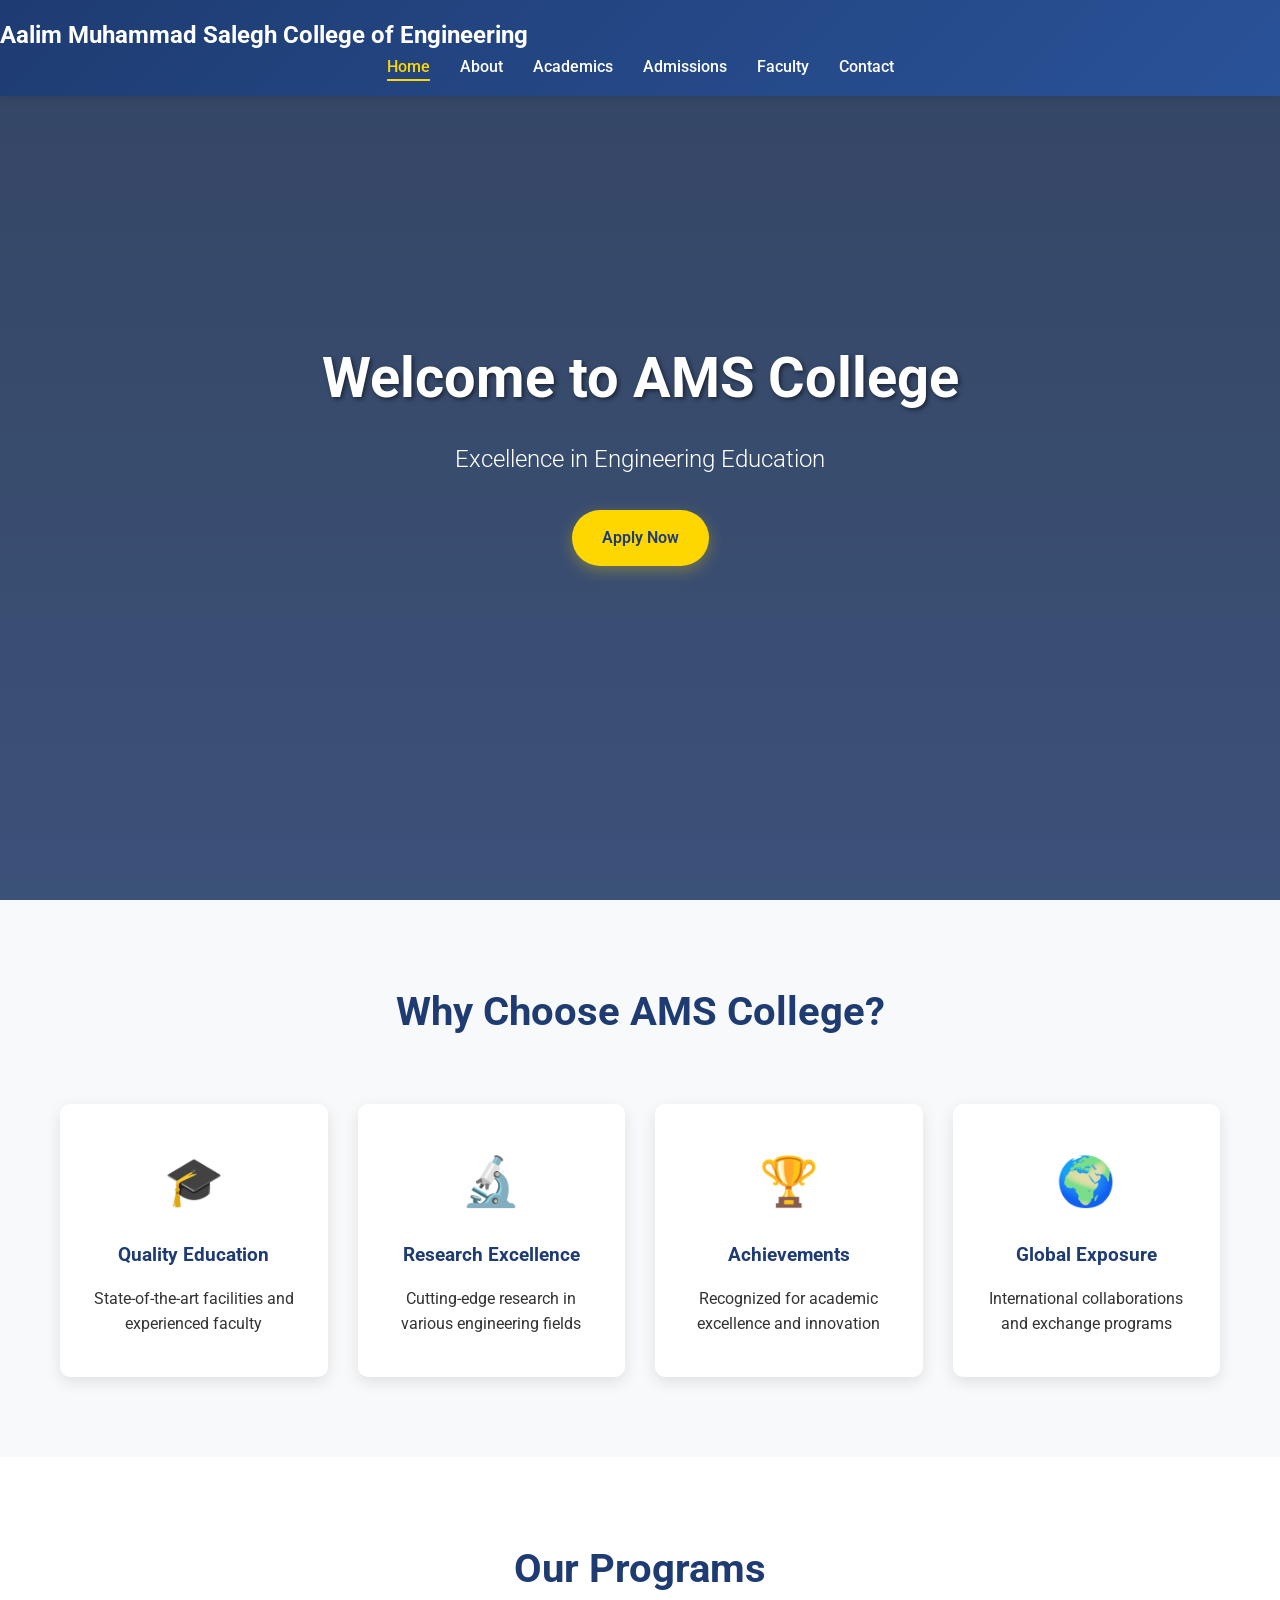
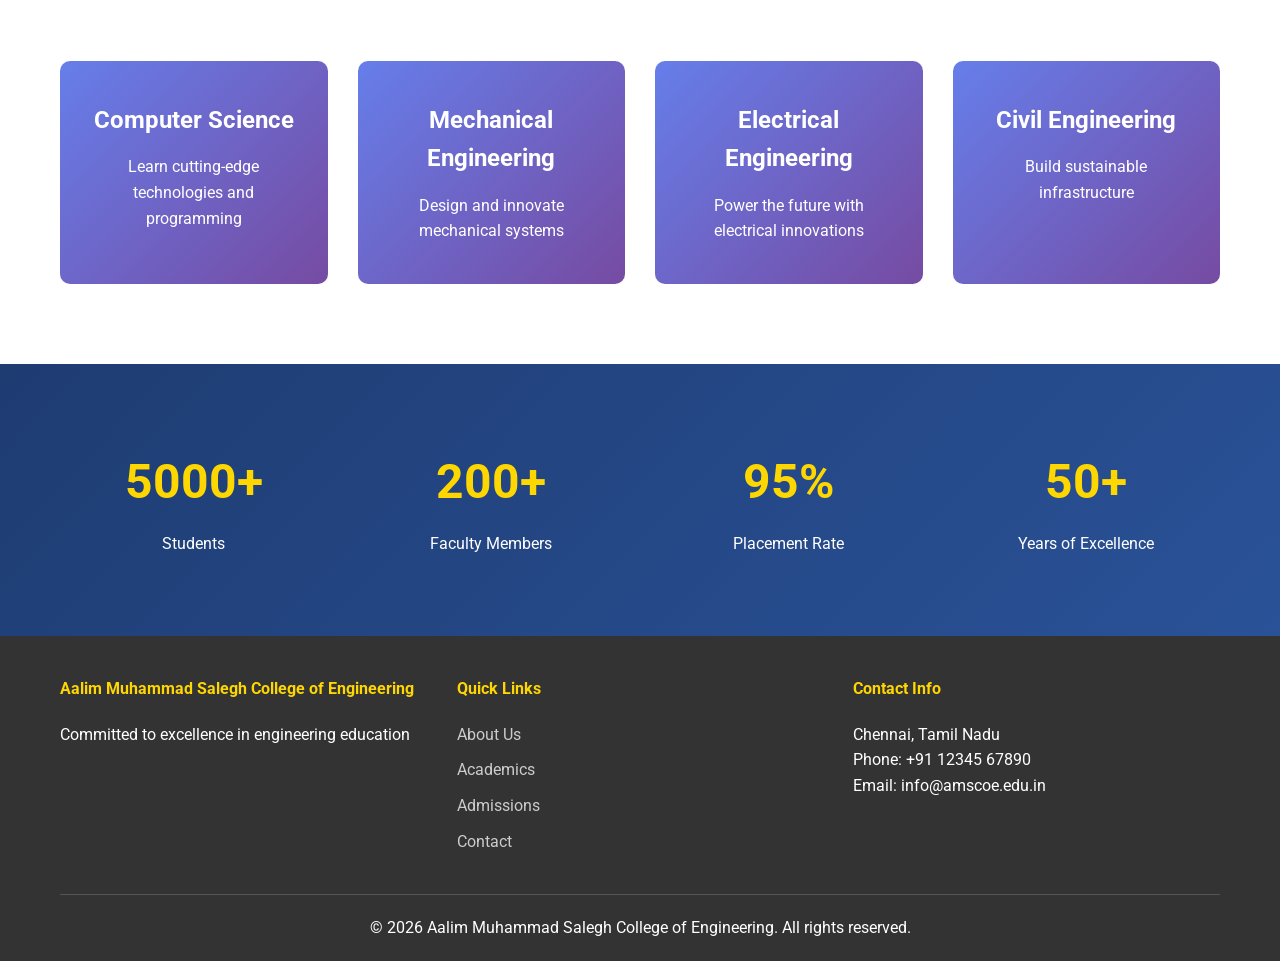
<file: index.html>
<!DOCTYPE html>
<html lang="en">
<head>
    <meta charset="UTF-8">
    <meta name="viewport" content="width=device-width, initial-scale=1.0">
    <title>Aalim Muhammad Salegh College of Engineering</title>
    <link rel="stylesheet" href="styles.css">
    <link rel="preconnect" href="https://fonts.googleapis.com">
    <link rel="preconnect" href="https://fonts.gstatic.com" crossorigin>
    <link href="https://fonts.googleapis.com/css2?family=Roboto:wght@300;400;500;700&display=swap" rel="stylesheet">
</head>
<body>
    <header>
        <nav class="navbar">
            <div class="logo">
                <h1>Aalim Muhammad Salegh College of Engineering</h1>
            </div>
            <ul class="nav-links">
                <li><a href="index.html" class="active">Home</a></li>
                <li><a href="about.html">About</a></li>
                <li><a href="academics.html">Academics</a></li>
                <li><a href="admissions.html">Admissions</a></li>
                <li><a href="faculty.html">Faculty</a></li>
                <li><a href="contact.html">Contact</a></li>
            </ul>
            <div class="hamburger">
                <span class="bar"></span>
                <span class="bar"></span>
                <span class="bar"></span>
            </div>
        </nav>
    </header>

    <main>
        <section class="hero">
            <div class="hero-content">
                <h1>Welcome to AMS College</h1>
                <p>Excellence in Engineering Education</p>
                <a href="admissions.html" class="cta-button">Apply Now</a>
            </div>
        </section>

        <section class="features">
            <div class="container">
                <h2>Why Choose AMS College?</h2>
                <div class="feature-grid">
                    <div class="feature-card">
                        <div class="feature-icon">🎓</div>
                        <h3>Quality Education</h3>
                        <p>State-of-the-art facilities and experienced faculty</p>
                    </div>
                    <div class="feature-card">
                        <div class="feature-icon">🔬</div>
                        <h3>Research Excellence</h3>
                        <p>Cutting-edge research in various engineering fields</p>
                    </div>
                    <div class="feature-card">
                        <div class="feature-icon">🏆</div>
                        <h3>Achievements</h3>
                        <p>Recognized for academic excellence and innovation</p>
                    </div>
                    <div class="feature-card">
                        <div class="feature-icon">🌍</div>
                        <h3>Global Exposure</h3>
                        <p>International collaborations and exchange programs</p>
                    </div>
                </div>
            </div>
        </section>

        <section class="courses">
            <div class="container">
                <h2>Our Programs</h2>
                <div class="course-grid">
                    <div class="course-card">
                        <h3>Computer Science</h3>
                        <p>Learn cutting-edge technologies and programming</p>
                    </div>
                    <div class="course-card">
                        <h3>Mechanical Engineering</h3>
                        <p>Design and innovate mechanical systems</p>
                    </div>
                    <div class="course-card">
                        <h3>Electrical Engineering</h3>
                        <p>Power the future with electrical innovations</p>
                    </div>
                    <div class="course-card">
                        <h3>Civil Engineering</h3>
                        <p>Build sustainable infrastructure</p>
                    </div>
                </div>
            </div>
        </section>

        <section class="stats">
            <div class="container">
                <div class="stat-grid">
                    <div class="stat">
                        <h3>5000+</h3>
                        <p>Students</p>
                    </div>
                    <div class="stat">
                        <h3>200+</h3>
                        <p>Faculty Members</p>
                    </div>
                    <div class="stat">
                        <h3>95%</h3>
                        <p>Placement Rate</p>
                    </div>
                    <div class="stat">
                        <h3>50+</h3>
                        <p>Years of Excellence</p>
                    </div>
                </div>
            </div>
        </section>
    </main>

    <footer>
        <div class="container">
            <div class="footer-content">
                <div class="footer-section">
                    <h4>Aalim Muhammad Salegh College of Engineering</h4>
                    <p>Committed to excellence in engineering education</p>
                </div>
                <div class="footer-section">
                    <h4>Quick Links</h4>
                    <ul>
                        <li><a href="about.html">About Us</a></li>
                        <li><a href="academics.html">Academics</a></li>
                        <li><a href="admissions.html">Admissions</a></li>
                        <li><a href="contact.html">Contact</a></li>
                    </ul>
                </div>
                <div class="footer-section">
                    <h4>Contact Info</h4>
                    <p>Chennai, Tamil Nadu</p>
                    <p>Phone: +91 12345 67890</p>
                    <p>Email: info@amscoe.edu.in</p>
                </div>
            </div>
            <div class="footer-bottom">
                <p>&copy; 2024 Aalim Muhammad Salegh College of Engineering. All rights reserved.</p>
            </div>
        </div>
    </footer>

    <script src="script.js"></script>
</body>
</html>
</file>
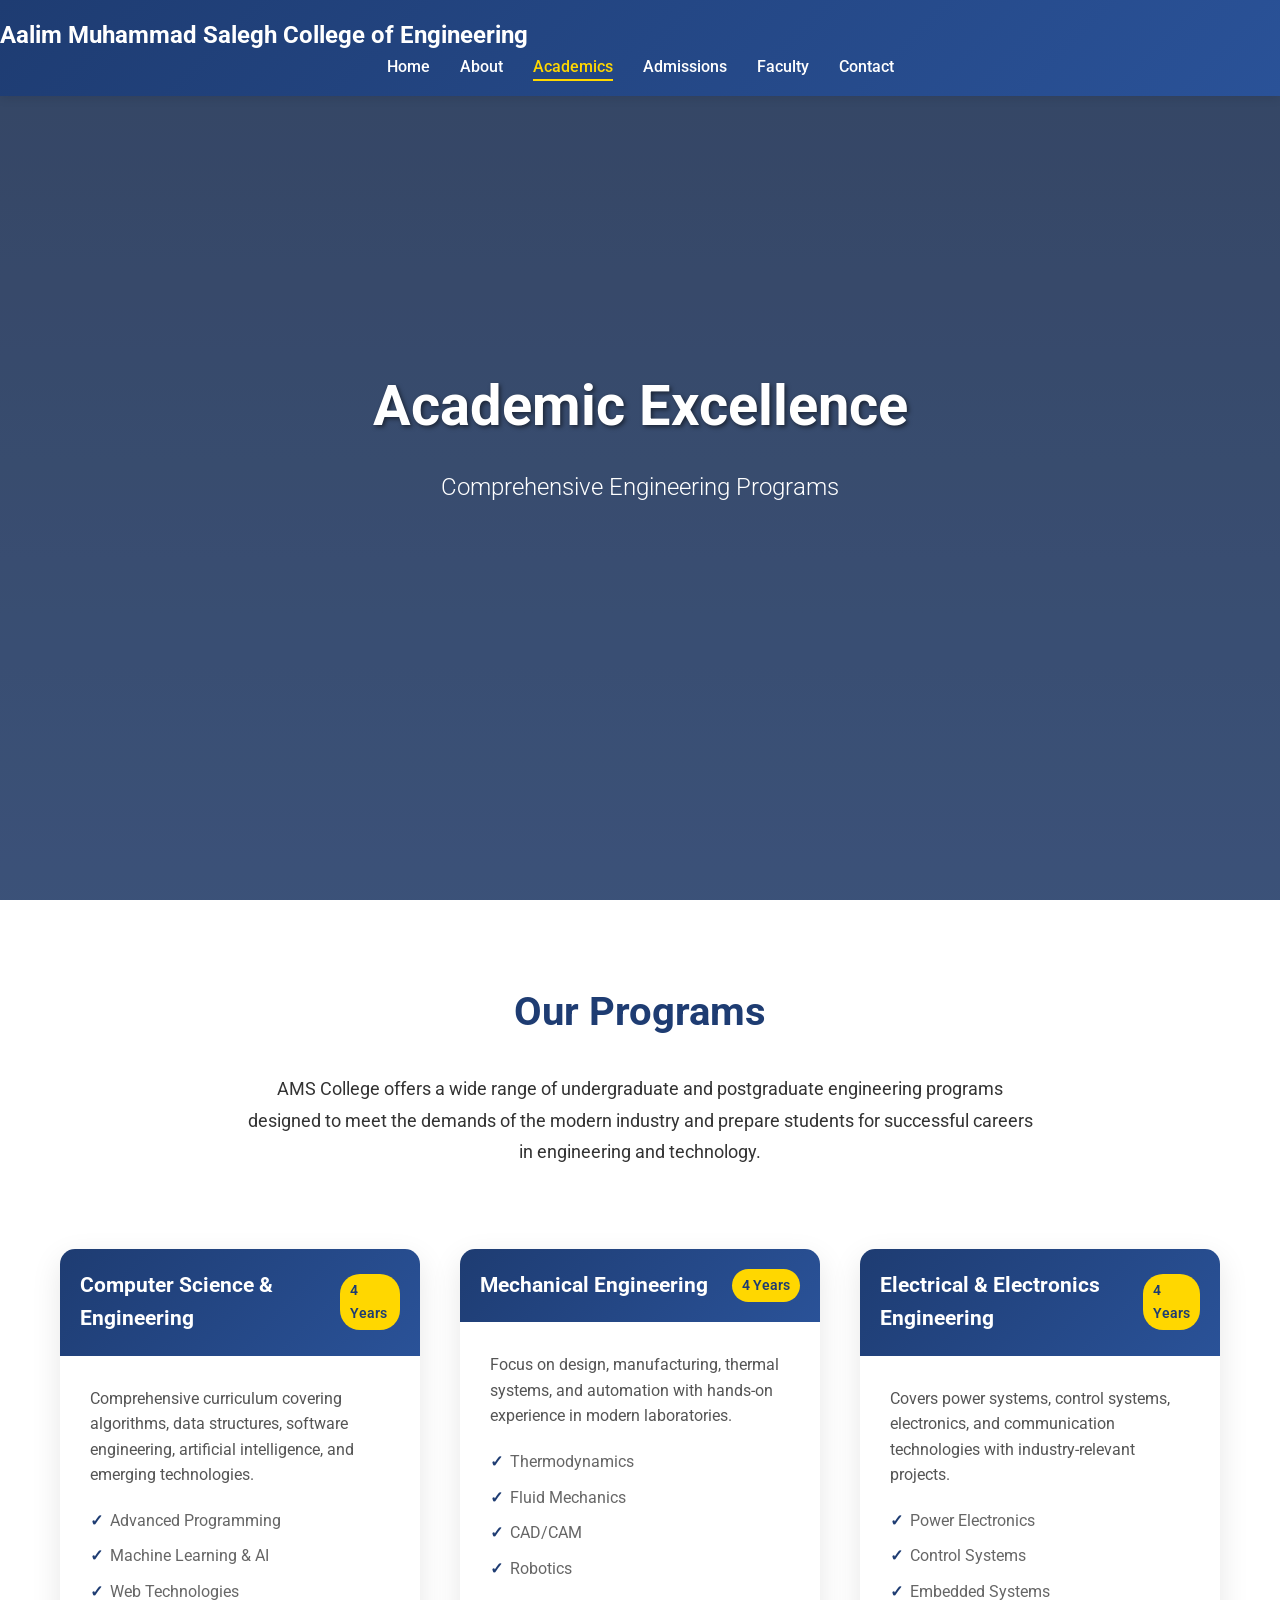
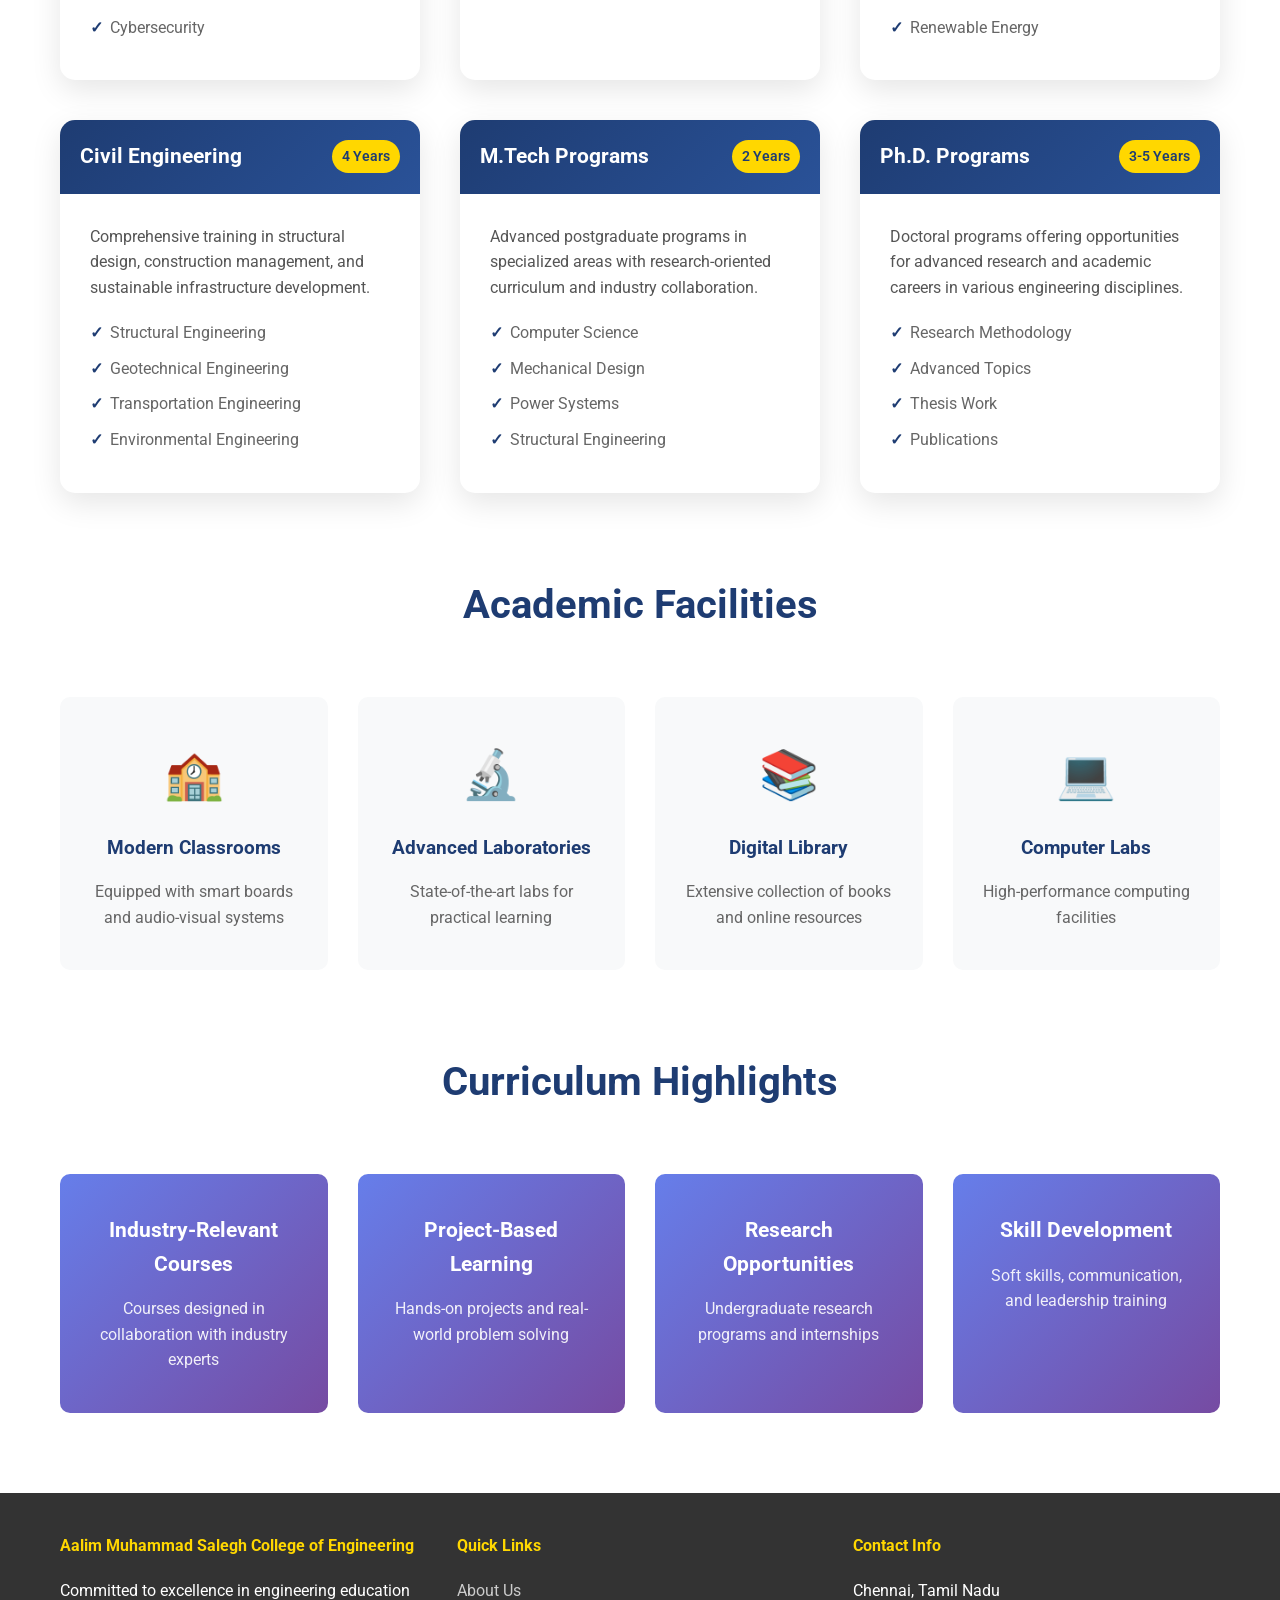
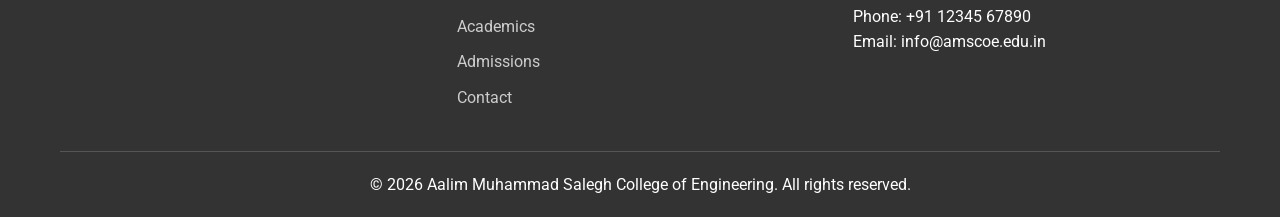
<file: academics.html>
<!DOCTYPE html>
<html lang="en">
<head>
    <meta charset="UTF-8">
    <meta name="viewport" content="width=device-width, initial-scale=1.0">
    <title>Academics - Aalim Muhammad Salegh College of Engineering</title>
    <link rel="stylesheet" href="styles.css">
    <link rel="preconnect" href="https://fonts.googleapis.com">
    <link rel="preconnect" href="https://fonts.gstatic.com" crossorigin>
    <link href="https://fonts.googleapis.com/css2?family=Roboto:wght@300;400;500;700&display=swap" rel="stylesheet">
</head>
<body>
    <header>
        <nav class="navbar">
            <div class="logo">
                <h1>Aalim Muhammad Salegh College of Engineering</h1>
            </div>
            <ul class="nav-links">
                <li><a href="index.html">Home</a></li>
                <li><a href="about.html">About</a></li>
                <li><a href="academics.html" class="active">Academics</a></li>
                <li><a href="admissions.html">Admissions</a></li>
                <li><a href="faculty.html">Faculty</a></li>
                <li><a href="contact.html">Contact</a></li>
            </ul>
            <div class="hamburger">
                <span class="bar"></span>
                <span class="bar"></span>
                <span class="bar"></span>
            </div>
        </nav>
    </header>

    <main>
        <section class="hero" style="background: linear-gradient(rgba(30, 60, 114, 0.8), rgba(42, 82, 152, 0.8)), url('https://images.unsplash.com/photo-1509062522246-3755977927d7?ixlib=rb-4.0.3&auto=format&fit=crop&w=1200&q=80') center/cover no-repeat;">
            <div class="hero-content">
                <h1>Academic Excellence</h1>
                <p>Comprehensive Engineering Programs</p>
            </div>
        </section>

        <section class="academics-content">
            <div class="container">
                <div class="programs-overview">
                    <h2>Our Programs</h2>
                    <p>AMS College offers a wide range of undergraduate and postgraduate engineering programs designed to meet the demands of the modern industry and prepare students for successful careers in engineering and technology.</p>
                </div>

                <div class="programs-grid">
                    <div class="program-card">
                        <div class="program-header">
                            <h3>Computer Science & Engineering</h3>
                            <div class="duration">4 Years</div>
                        </div>
                        <div class="program-content">
                            <p>Comprehensive curriculum covering algorithms, data structures, software engineering, artificial intelligence, and emerging technologies.</p>
                            <ul>
                                <li>Advanced Programming</li>
                                <li>Machine Learning & AI</li>
                                <li>Web Technologies</li>
                                <li>Cybersecurity</li>
                            </ul>
                        </div>
                    </div>

                    <div class="program-card">
                        <div class="program-header">
                            <h3>Mechanical Engineering</h3>
                            <div class="duration">4 Years</div>
                        </div>
                        <div class="program-content">
                            <p>Focus on design, manufacturing, thermal systems, and automation with hands-on experience in modern laboratories.</p>
                            <ul>
                                <li>Thermodynamics</li>
                                <li>Fluid Mechanics</li>
                                <li>CAD/CAM</li>
                                <li>Robotics</li>
                            </ul>
                        </div>
                    </div>

                    <div class="program-card">
                        <div class="program-header">
                            <h3>Electrical & Electronics Engineering</h3>
                            <div class="duration">4 Years</div>
                        </div>
                        <div class="program-content">
                            <p>Covers power systems, control systems, electronics, and communication technologies with industry-relevant projects.</p>
                            <ul>
                                <li>Power Electronics</li>
                                <li>Control Systems</li>
                                <li>Embedded Systems</li>
                                <li>Renewable Energy</li>
                            </ul>
                        </div>
                    </div>

                    <div class="program-card">
                        <div class="program-header">
                            <h3>Civil Engineering</h3>
                            <div class="duration">4 Years</div>
                        </div>
                        <div class="program-content">
                            <p>Comprehensive training in structural design, construction management, and sustainable infrastructure development.</p>
                            <ul>
                                <li>Structural Engineering</li>
                                <li>Geotechnical Engineering</li>
                                <li>Transportation Engineering</li>
                                <li>Environmental Engineering</li>
                            </ul>
                        </div>
                    </div>

                    <div class="program-card">
                        <div class="program-header">
                            <h3>M.Tech Programs</h3>
                            <div class="duration">2 Years</div>
                        </div>
                        <div class="program-content">
                            <p>Advanced postgraduate programs in specialized areas with research-oriented curriculum and industry collaboration.</p>
                            <ul>
                                <li>Computer Science</li>
                                <li>Mechanical Design</li>
                                <li>Power Systems</li>
                                <li>Structural Engineering</li>
                            </ul>
                        </div>
                    </div>

                    <div class="program-card">
                        <div class="program-header">
                            <h3>Ph.D. Programs</h3>
                            <div class="duration">3-5 Years</div>
                        </div>
                        <div class="program-content">
                            <p>Doctoral programs offering opportunities for advanced research and academic careers in various engineering disciplines.</p>
                            <ul>
                                <li>Research Methodology</li>
                                <li>Advanced Topics</li>
                                <li>Thesis Work</li>
                                <li>Publications</li>
                            </ul>
                        </div>
                    </div>
                </div>

                <div class="academic-facilities">
                    <h2>Academic Facilities</h2>
                    <div class="facilities-grid">
                        <div class="facility">
                            <div class="facility-icon">🏫</div>
                            <h4>Modern Classrooms</h4>
                            <p>Equipped with smart boards and audio-visual systems</p>
                        </div>
                        <div class="facility">
                            <div class="facility-icon">🔬</div>
                            <h4>Advanced Laboratories</h4>
                            <p>State-of-the-art labs for practical learning</p>
                        </div>
                        <div class="facility">
                            <div class="facility-icon">📚</div>
                            <h4>Digital Library</h4>
                            <p>Extensive collection of books and online resources</p>
                        </div>
                        <div class="facility">
                            <div class="facility-icon">💻</div>
                            <h4>Computer Labs</h4>
                            <p>High-performance computing facilities</p>
                        </div>
                    </div>
                </div>

                <div class="curriculum-highlights">
                    <h2>Curriculum Highlights</h2>
                    <div class="highlights-grid">
                        <div class="highlight">
                            <h4>Industry-Relevant Courses</h4>
                            <p>Courses designed in collaboration with industry experts</p>
                        </div>
                        <div class="highlight">
                            <h4>Project-Based Learning</h4>
                            <p>Hands-on projects and real-world problem solving</p>
                        </div>
                        <div class="highlight">
                            <h4>Research Opportunities</h4>
                            <p>Undergraduate research programs and internships</p>
                        </div>
                        <div class="highlight">
                            <h4>Skill Development</h4>
                            <p>Soft skills, communication, and leadership training</p>
                        </div>
                    </div>
                </div>
            </div>
        </section>
    </main>

    <footer>
        <div class="container">
            <div class="footer-content">
                <div class="footer-section">
                    <h4>Aalim Muhammad Salegh College of Engineering</h4>
                    <p>Committed to excellence in engineering education</p>
                </div>
                <div class="footer-section">
                    <h4>Quick Links</h4>
                    <ul>
                        <li><a href="about.html">About Us</a></li>
                        <li><a href="academics.html">Academics</a></li>
                        <li><a href="admissions.html">Admissions</a></li>
                        <li><a href="contact.html">Contact</a></li>
                    </ul>
                </div>
                <div class="footer-section">
                    <h4>Contact Info</h4>
                    <p>Chennai, Tamil Nadu</p>
                    <p>Phone: +91 12345 67890</p>
                    <p>Email: info@amscoe.edu.in</p>
                </div>
            </div>
            <div class="footer-bottom">
                <p>&copy; 2024 Aalim Muhammad Salegh College of Engineering. All rights reserved.</p>
            </div>
        </div>
    </footer>

    <script src="script.js"></script>
</body>
</html>
</file>
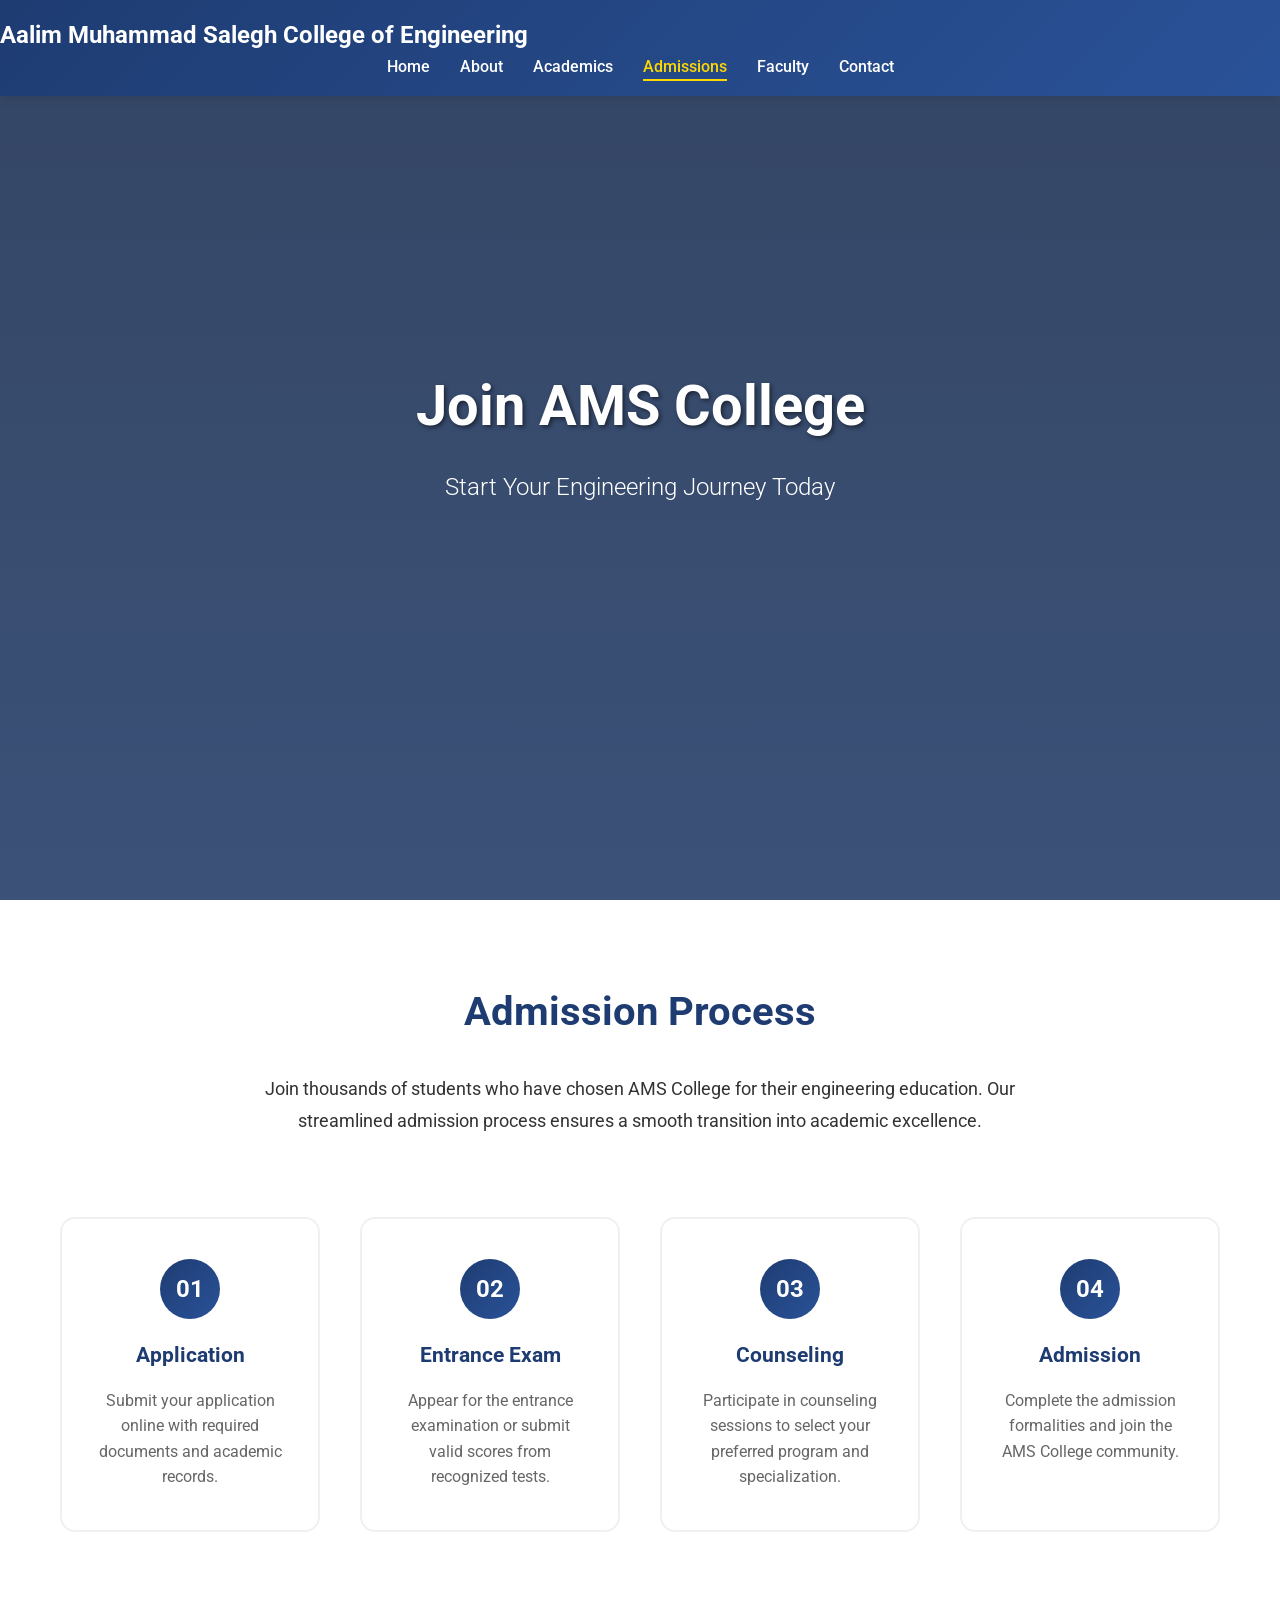
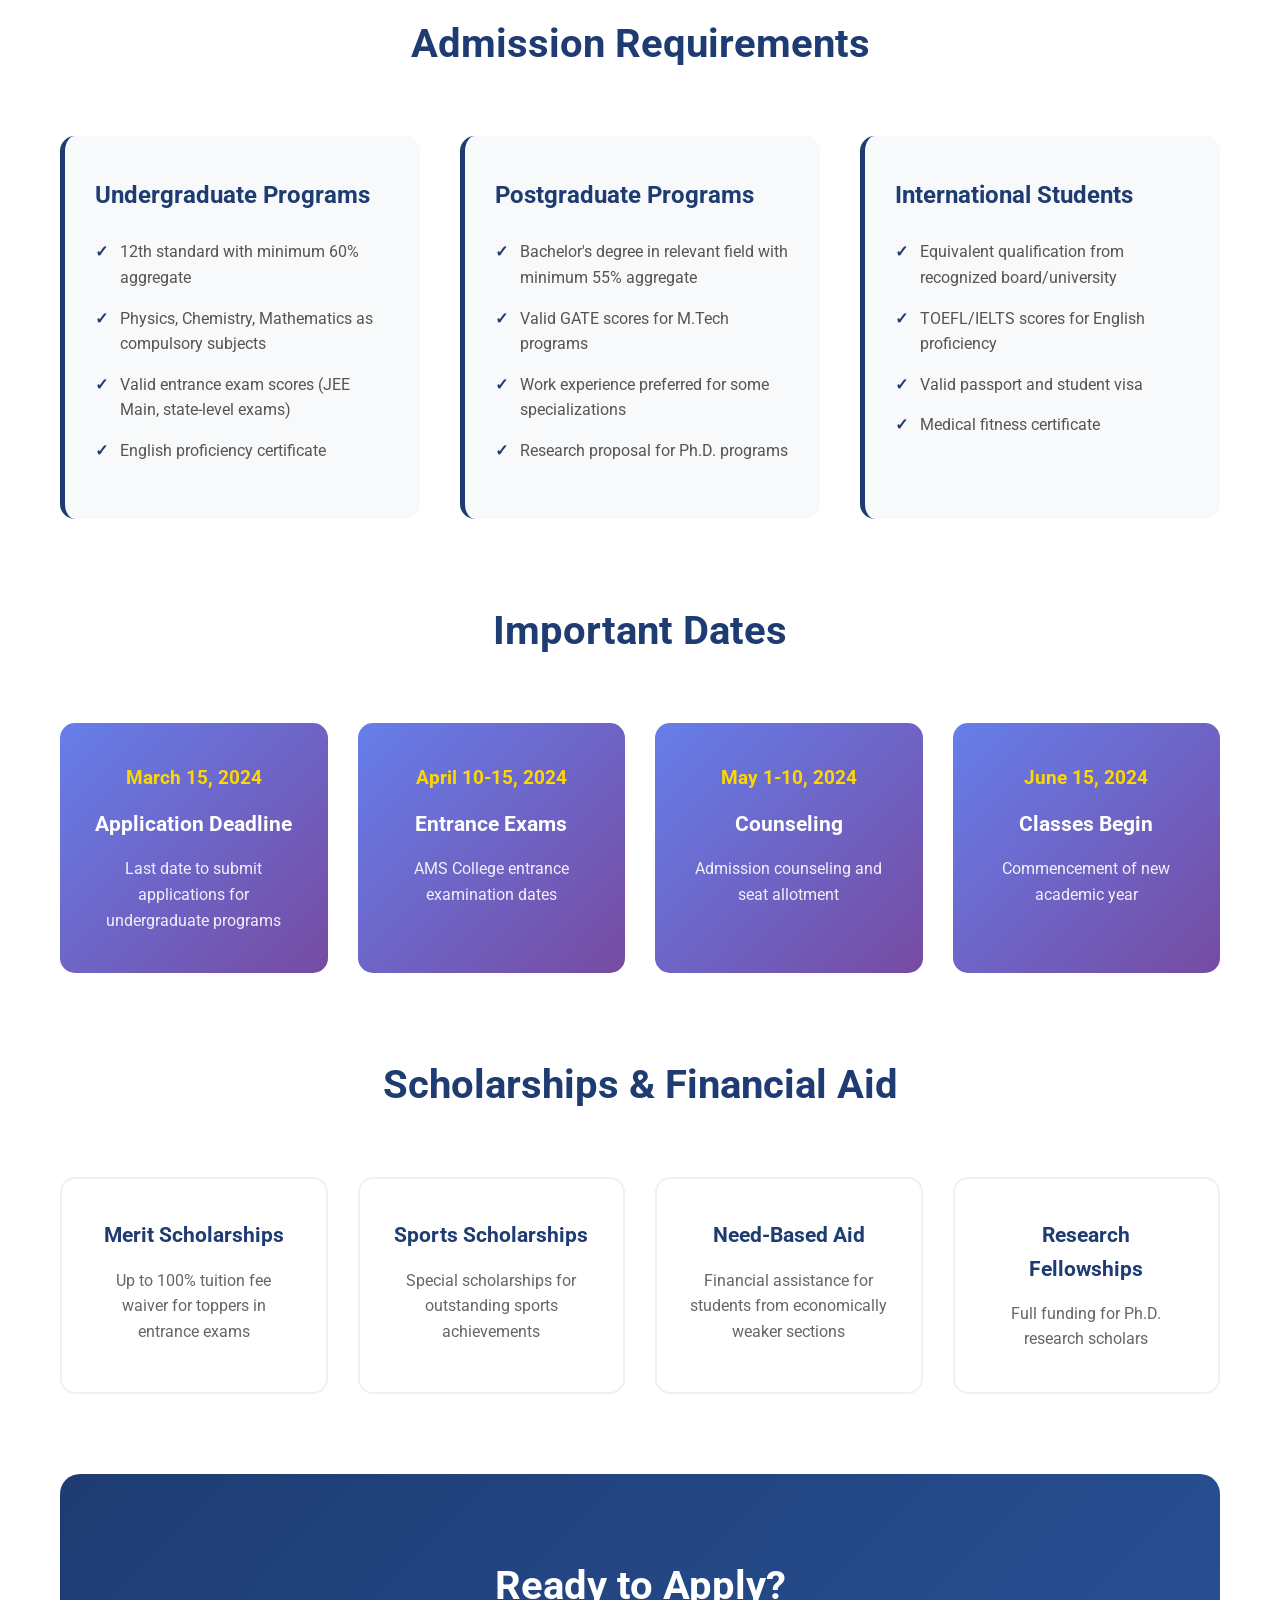
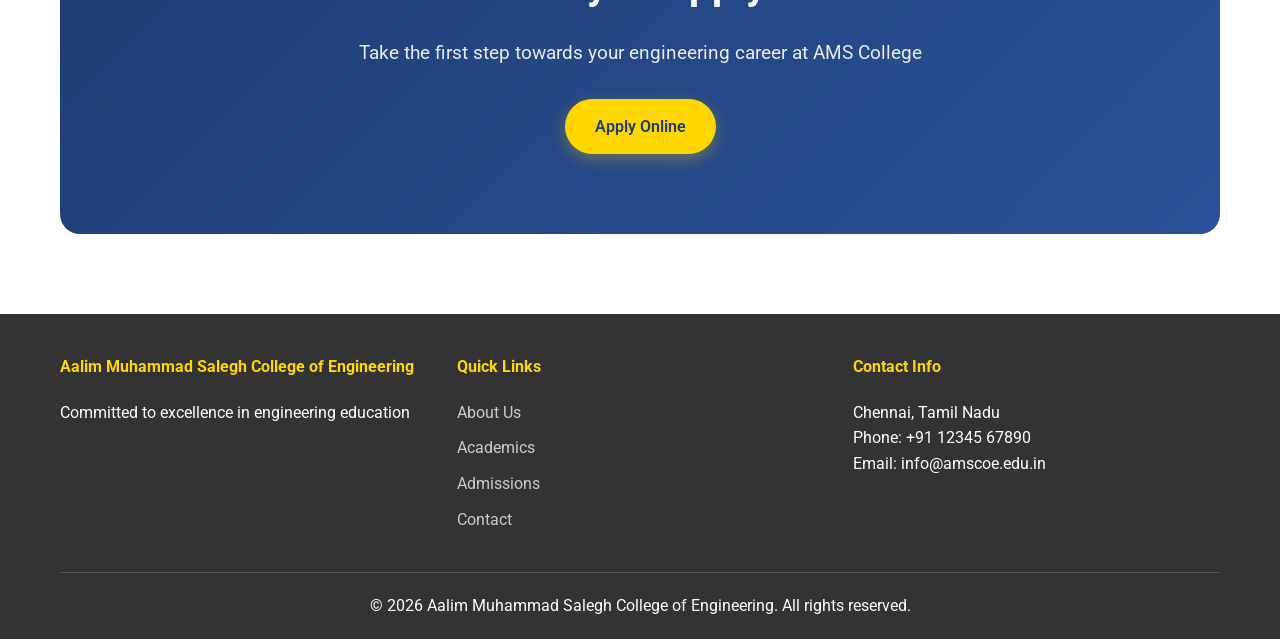
<file: admissions.html>
<!DOCTYPE html>
<html lang="en">
<head>
    <meta charset="UTF-8">
    <meta name="viewport" content="width=device-width, initial-scale=1.0">
    <title>Admissions - Aalim Muhammad Salegh College of Engineering</title>
    <link rel="stylesheet" href="styles.css">
    <link rel="preconnect" href="https://fonts.googleapis.com">
    <link rel="preconnect" href="https://fonts.gstatic.com" crossorigin>
    <link href="https://fonts.googleapis.com/css2?family=Roboto:wght@300;400;500;700&display=swap" rel="stylesheet">
</head>
<body>
    <header>
        <nav class="navbar">
            <div class="logo">
                <h1>Aalim Muhammad Salegh College of Engineering</h1>
            </div>
            <ul class="nav-links">
                <li><a href="index.html">Home</a></li>
                <li><a href="about.html">About</a></li>
                <li><a href="academics.html">Academics</a></li>
                <li><a href="admissions.html" class="active">Admissions</a></li>
                <li><a href="faculty.html">Faculty</a></li>
                <li><a href="contact.html">Contact</a></li>
            </ul>
            <div class="hamburger">
                <span class="bar"></span>
                <span class="bar"></span>
                <span class="bar"></span>
            </div>
        </nav>
    </header>

    <main>
        <section class="hero" style="background: linear-gradient(rgba(30, 60, 114, 0.8), rgba(42, 82, 152, 0.8)), url('https://images.unsplash.com/photo-1523050854058-8df90110c9f1?ixlib=rb-4.0.3&auto=format&fit=crop&w=1200&q=80') center/cover no-repeat;">
            <div class="hero-content">
                <h1>Join AMS College</h1>
                <p>Start Your Engineering Journey Today</p>
            </div>
        </section>

        <section class="admissions-content">
            <div class="container">
                <div class="admission-process">
                    <h2>Admission Process</h2>
                    <p>Join thousands of students who have chosen AMS College for their engineering education. Our streamlined admission process ensures a smooth transition into academic excellence.</p>
                </div>

                <div class="process-steps">
                    <div class="step">
                        <div class="step-number">01</div>
                        <h3>Application</h3>
                        <p>Submit your application online with required documents and academic records.</p>
                    </div>
                    <div class="step">
                        <div class="step-number">02</div>
                        <h3>Entrance Exam</h3>
                        <p>Appear for the entrance examination or submit valid scores from recognized tests.</p>
                    </div>
                    <div class="step">
                        <div class="step-number">03</div>
                        <h3>Counseling</h3>
                        <p>Participate in counseling sessions to select your preferred program and specialization.</p>
                    </div>
                    <div class="step">
                        <div class="step-number">04</div>
                        <h3>Admission</h3>
                        <p>Complete the admission formalities and join the AMS College community.</p>
                    </div>
                </div>

                <div class="admission-requirements">
                    <h2>Admission Requirements</h2>
                    <div class="requirements-grid">
                        <div class="requirement-card">
                            <h3>Undergraduate Programs</h3>
                            <ul>
                                <li>12th standard with minimum 60% aggregate</li>
                                <li>Physics, Chemistry, Mathematics as compulsory subjects</li>
                                <li>Valid entrance exam scores (JEE Main, state-level exams)</li>
                                <li>English proficiency certificate</li>
                            </ul>
                        </div>
                        <div class="requirement-card">
                            <h3>Postgraduate Programs</h3>
                            <ul>
                                <li>Bachelor's degree in relevant field with minimum 55% aggregate</li>
                                <li>Valid GATE scores for M.Tech programs</li>
                                <li>Work experience preferred for some specializations</li>
                                <li>Research proposal for Ph.D. programs</li>
                            </ul>
                        </div>
                        <div class="requirement-card">
                            <h3>International Students</h3>
                            <ul>
                                <li>Equivalent qualification from recognized board/university</li>
                                <li>TOEFL/IELTS scores for English proficiency</li>
                                <li>Valid passport and student visa</li>
                                <li>Medical fitness certificate</li>
                            </ul>
                        </div>
                    </div>
                </div>

                <div class="important-dates">
                    <h2>Important Dates</h2>
                    <div class="dates-grid">
                        <div class="date-card">
                            <div class="date">March 15, 2024</div>
                            <h4>Application Deadline</h4>
                            <p>Last date to submit applications for undergraduate programs</p>
                        </div>
                        <div class="date-card">
                            <div class="date">April 10-15, 2024</div>
                            <h4>Entrance Exams</h4>
                            <p>AMS College entrance examination dates</p>
                        </div>
                        <div class="date-card">
                            <div class="date">May 1-10, 2024</div>
                            <h4>Counseling</h4>
                            <p>Admission counseling and seat allotment</p>
                        </div>
                        <div class="date-card">
                            <div class="date">June 15, 2024</div>
                            <h4>Classes Begin</h4>
                            <p>Commencement of new academic year</p>
                        </div>
                    </div>
                </div>

                <div class="scholarships">
                    <h2>Scholarships & Financial Aid</h2>
                    <div class="scholarship-options">
                        <div class="scholarship">
                            <h4>Merit Scholarships</h4>
                            <p>Up to 100% tuition fee waiver for toppers in entrance exams</p>
                        </div>
                        <div class="scholarship">
                            <h4>Sports Scholarships</h4>
                            <p>Special scholarships for outstanding sports achievements</p>
                        </div>
                        <div class="scholarship">
                            <h4>Need-Based Aid</h4>
                            <p>Financial assistance for students from economically weaker sections</p>
                        </div>
                        <div class="scholarship">
                            <h4>Research Fellowships</h4>
                            <p>Full funding for Ph.D. research scholars</p>
                        </div>
                    </div>
                </div>

                <div class="apply-now">
                    <h2>Ready to Apply?</h2>
                    <p>Take the first step towards your engineering career at AMS College</p>
                    <a href="#application-form" class="cta-button">Apply Online</a>
                </div>
            </div>
        </section>
    </main>

    <footer>
        <div class="container">
            <div class="footer-content">
                <div class="footer-section">
                    <h4>Aalim Muhammad Salegh College of Engineering</h4>
                    <p>Committed to excellence in engineering education</p>
                </div>
                <div class="footer-section">
                    <h4>Quick Links</h4>
                    <ul>
                        <li><a href="about.html">About Us</a></li>
                        <li><a href="academics.html">Academics</a></li>
                        <li><a href="admissions.html">Admissions</a></li>
                        <li><a href="contact.html">Contact</a></li>
                    </ul>
                </div>
                <div class="footer-section">
                    <h4>Contact Info</h4>
                    <p>Chennai, Tamil Nadu</p>
                    <p>Phone: +91 12345 67890</p>
                    <p>Email: info@amscoe.edu.in</p>
                </div>
            </div>
            <div class="footer-bottom">
                <p>&copy; 2024 Aalim Muhammad Salegh College of Engineering. All rights reserved.</p>
            </div>
        </div>
    </footer>

    <script src="script.js"></script>
</body>
</html>
</file>
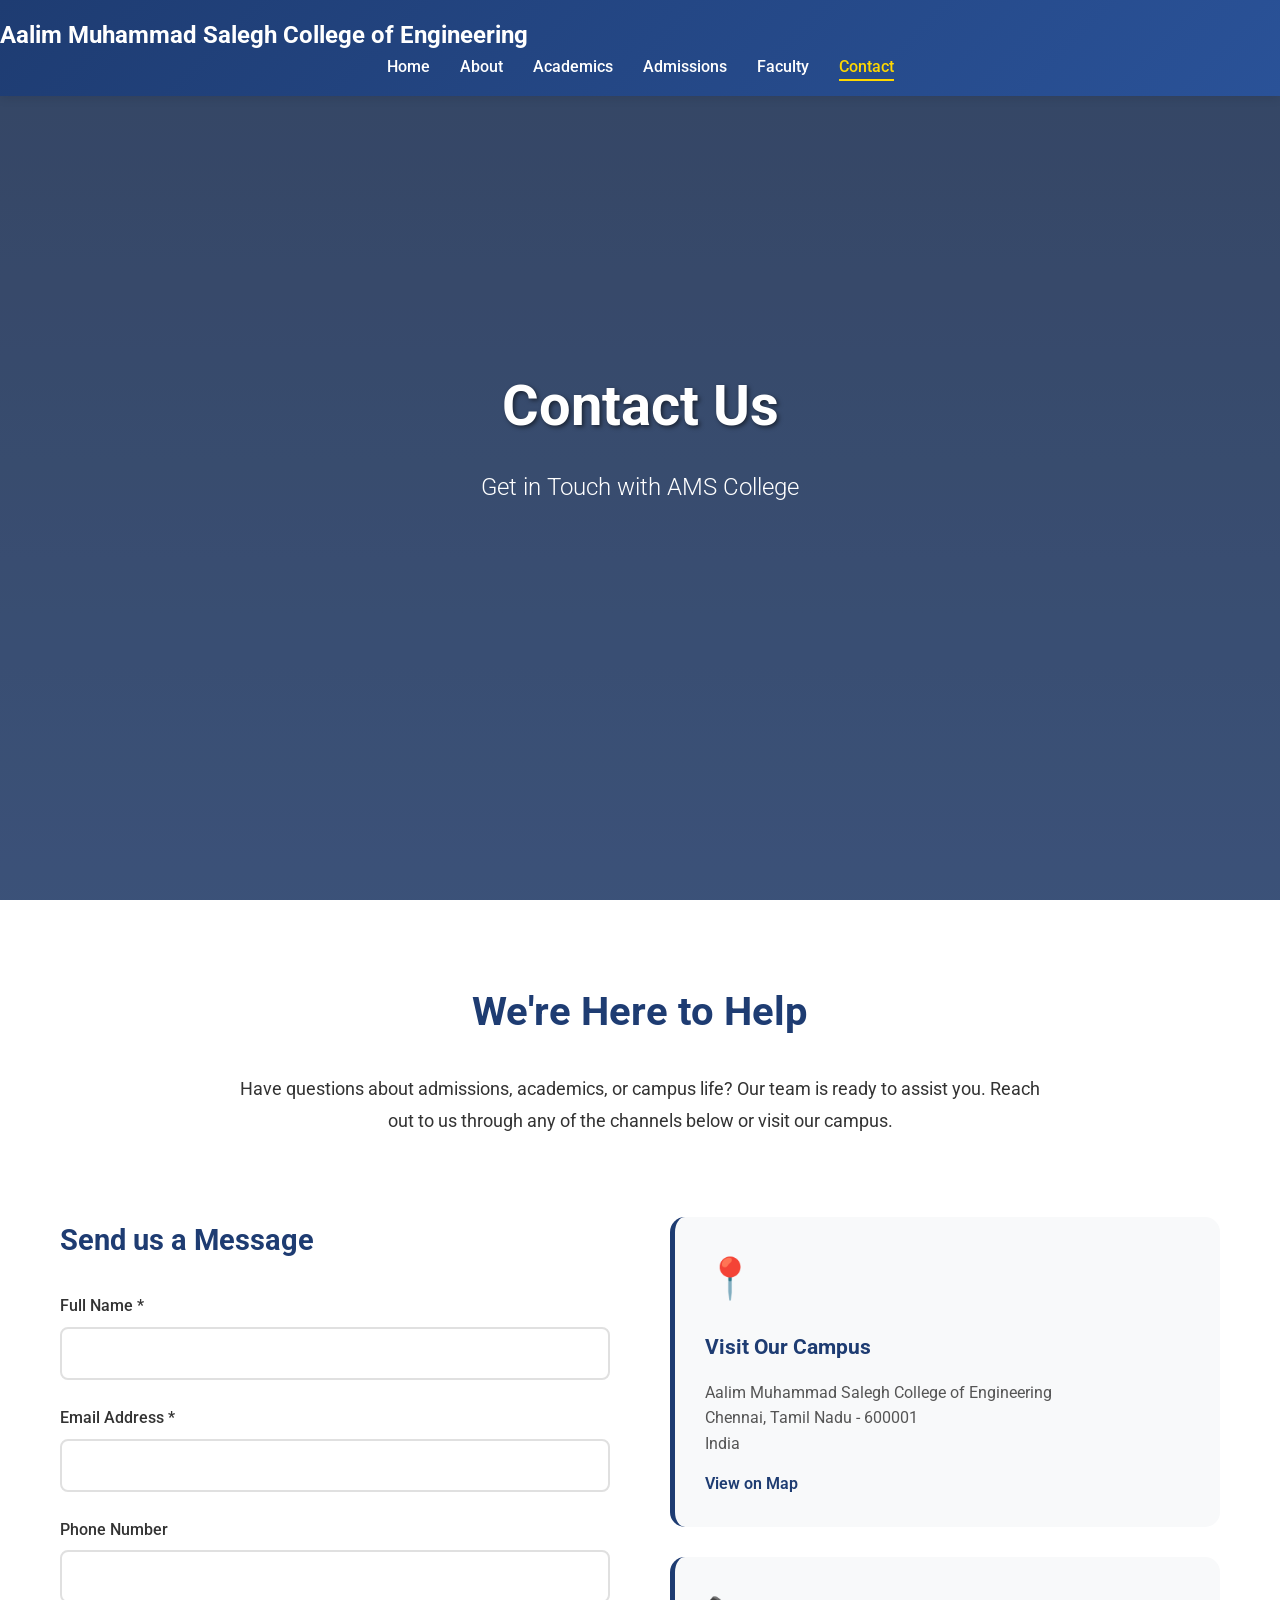
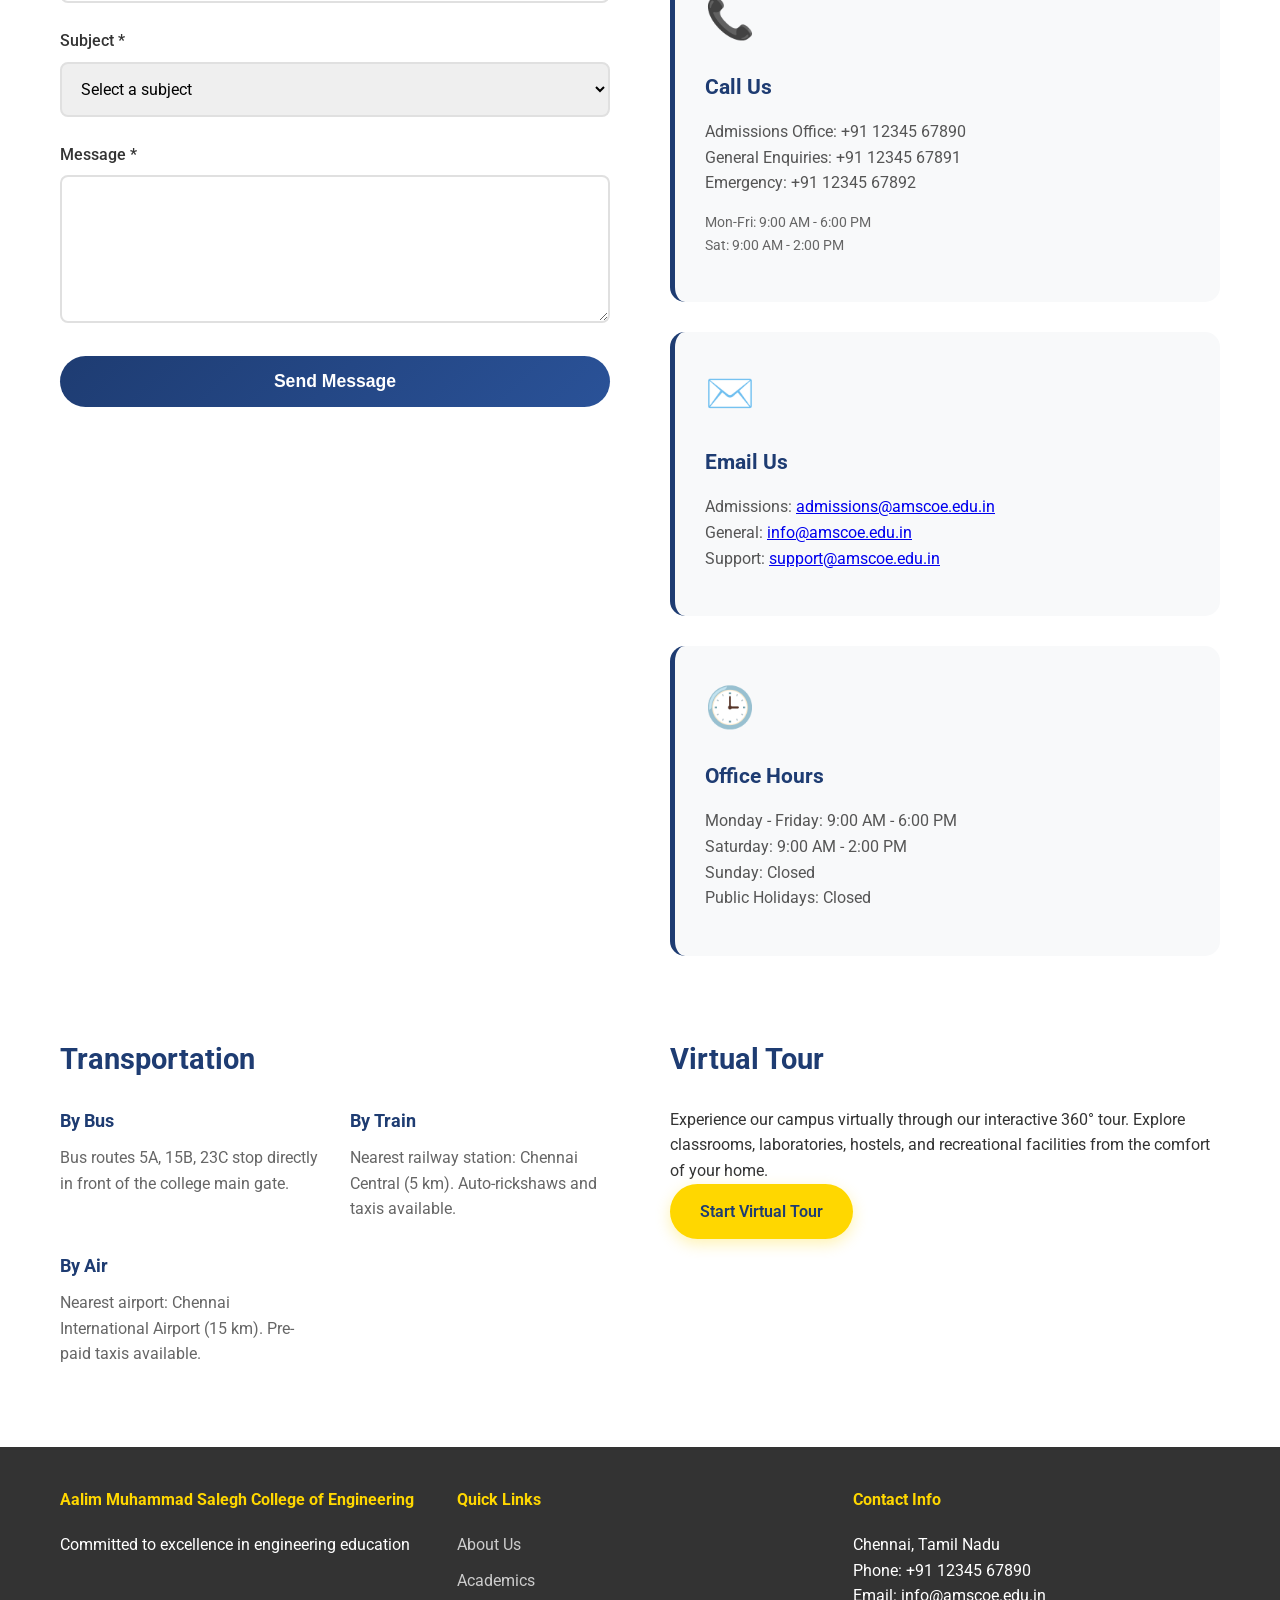
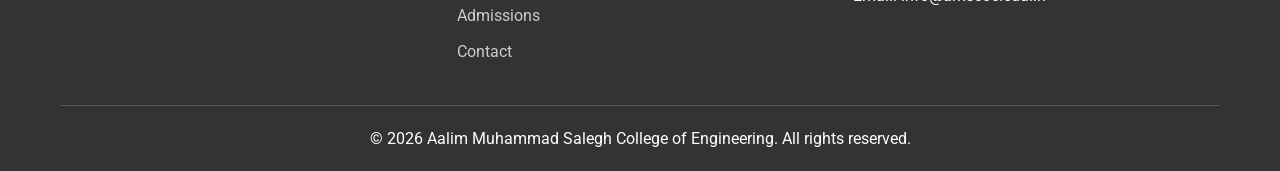
<file: contact.html>
<!DOCTYPE html>
<html lang="en">
<head>
    <meta charset="UTF-8">
    <meta name="viewport" content="width=device-width, initial-scale=1.0">
    <title>Contact - Aalim Muhammad Salegh College of Engineering</title>
    <link rel="stylesheet" href="styles.css">
    <link rel="preconnect" href="https://fonts.googleapis.com">
    <link rel="preconnect" href="https://fonts.gstatic.com" crossorigin>
    <link href="https://fonts.googleapis.com/css2?family=Roboto:wght@300;400;500;700&display=swap" rel="stylesheet">
</head>
<body>
    <header>
        <nav class="navbar">
            <div class="logo">
                <h1>Aalim Muhammad Salegh College of Engineering</h1>
            </div>
            <ul class="nav-links">
                <li><a href="index.html">Home</a></li>
                <li><a href="about.html">About</a></li>
                <li><a href="academics.html">Academics</a></li>
                <li><a href="admissions.html">Admissions</a></li>
                <li><a href="faculty.html">Faculty</a></li>
                <li><a href="contact.html" class="active">Contact</a></li>
            </ul>
            <div class="hamburger">
                <span class="bar"></span>
                <span class="bar"></span>
                <span class="bar"></span>
            </div>
        </nav>
    </header>

    <main>
        <section class="hero" style="background: linear-gradient(rgba(30, 60, 114, 0.8), rgba(42, 82, 152, 0.8)), url('https://images.unsplash.com/photo-1423666639041-f56000c27a9a?ixlib=rb-4.0.3&auto=format&fit=crop&w=1200&q=80') center/cover no-repeat;">
            <div class="hero-content">
                <h1>Contact Us</h1>
                <p>Get in Touch with AMS College</p>
            </div>
        </section>

        <section class="contact-content">
            <div class="container">
                <div class="contact-intro">
                    <h2>We're Here to Help</h2>
                    <p>Have questions about admissions, academics, or campus life? Our team is ready to assist you. Reach out to us through any of the channels below or visit our campus.</p>
                </div>

                <div class="contact-grid">
                    <div class="contact-form">
                        <h3>Send us a Message</h3>
                        <form action="#" method="post">
                            <div class="form-group">
                                <label for="name">Full Name *</label>
                                <input type="text" id="name" name="name" required>
                            </div>
                            <div class="form-group">
                                <label for="email">Email Address *</label>
                                <input type="email" id="email" name="email" required>
                            </div>
                            <div class="form-group">
                                <label for="phone">Phone Number</label>
                                <input type="tel" id="phone" name="phone">
                            </div>
                            <div class="form-group">
                                <label for="subject">Subject *</label>
                                <select id="subject" name="subject" required>
                                    <option value="">Select a subject</option>
                                    <option value="admissions">Admissions Inquiry</option>
                                    <option value="academics">Academic Information</option>
                                    <option value="faculty">Faculty Contact</option>
                                    <option value="placements">Placements & Careers</option>
                                    <option value="general">General Inquiry</option>
                                    <option value="other">Other</option>
                                </select>
                            </div>
                            <div class="form-group">
                                <label for="message">Message *</label>
                                <textarea id="message" name="message" rows="6" required></textarea>
                            </div>
                            <button type="submit" class="submit-btn">Send Message</button>
                        </form>
                    </div>

                    <div class="contact-info">
                        <div class="info-card">
                            <div class="info-icon">📍</div>
                            <h4>Visit Our Campus</h4>
                            <p>Aalim Muhammad Salegh College of Engineering<br>
                            Chennai, Tamil Nadu - 600001<br>
                            India</p>
                            <a href="#map" class="info-link">View on Map</a>
                        </div>

                        <div class="info-card">
                            <div class="info-icon">📞</div>
                            <h4>Call Us</h4>
                            <p>Admissions Office: +91 12345 67890<br>
                            General Enquiries: +91 12345 67891<br>
                            Emergency: +91 12345 67892</p>
                            <p class="hours">Mon-Fri: 9:00 AM - 6:00 PM<br>Sat: 9:00 AM - 2:00 PM</p>
                        </div>

                        <div class="info-card">
                            <div class="info-icon">✉️</div>
                            <h4>Email Us</h4>
                            <p>Admissions: <a href="mailto:admissions@amscoe.edu.in">admissions@amscoe.edu.in</a><br>
                            General: <a href="mailto:info@amscoe.edu.in">info@amscoe.edu.in</a><br>
                            Support: <a href="mailto:support@amscoe.edu.in">support@amscoe.edu.in</a></p>
                        </div>

                        <div class="info-card">
                            <div class="info-icon">🕒</div>
                            <h4>Office Hours</h4>
                            <p>Monday - Friday: 9:00 AM - 6:00 PM<br>
                            Saturday: 9:00 AM - 2:00 PM<br>
                            Sunday: Closed<br>
                            Public Holidays: Closed</p>
                        </div>
                    </div>
                </div>

                <div class="additional-info">
                    <div class="info-section">
                        <h3>Transportation</h3>
                        <div class="transport-grid">
                            <div class="transport-item">
                                <h5>By Bus</h5>
                                <p>Bus routes 5A, 15B, 23C stop directly in front of the college main gate.</p>
                            </div>
                            <div class="transport-item">
                                <h5>By Train</h5>
                                <p>Nearest railway station: Chennai Central (5 km). Auto-rickshaws and taxis available.</p>
                            </div>
                            <div class="transport-item">
                                <h5>By Air</h5>
                                <p>Nearest airport: Chennai International Airport (15 km). Pre-paid taxis available.</p>
                            </div>
                        </div>
                    </div>

                    <div class="info-section">
                        <h3>Virtual Tour</h3>
                        <p>Experience our campus virtually through our interactive 360° tour. Explore classrooms, laboratories, hostels, and recreational facilities from the comfort of your home.</p>
                        <a href="#virtual-tour" class="cta-button">Start Virtual Tour</a>
                    </div>
                </div>
            </div>
        </section>
    </main>

    <footer>
        <div class="container">
            <div class="footer-content">
                <div class="footer-section">
                    <h4>Aalim Muhammad Salegh College of Engineering</h4>
                    <p>Committed to excellence in engineering education</p>
                </div>
                <div class="footer-section">
                    <h4>Quick Links</h4>
                    <ul>
                        <li><a href="about.html">About Us</a></li>
                        <li><a href="academics.html">Academics</a></li>
                        <li><a href="admissions.html">Admissions</a></li>
                        <li><a href="contact.html">Contact</a></li>
                    </ul>
                </div>
                <div class="footer-section">
                    <h4>Contact Info</h4>
                    <p>Chennai, Tamil Nadu</p>
                    <p>Phone: +91 12345 67890</p>
                    <p>Email: info@amscoe.edu.in</p>
                </div>
            </div>
            <div class="footer-bottom">
                <p>&copy; 2024 Aalim Muhammad Salegh College of Engineering. All rights reserved.</p>
            </div>
        </div>
    </footer>

    <script src="script.js"></script>
</body>
</html>
</file>
<file: styles.css>
/* Reset and Base Styles */
* {
    margin: 0;
    padding: 0;
    box-sizing: border-box;
}

body {
    font-family: 'Roboto', sans-serif;
    line-height: 1.6;
    color: #333;
    overflow-x: hidden;
}

.container {
    max-width: 1200px;
    margin: 0 auto;
    padding: 0 20px;
}

/* Navigation */
.navbar {
    background: linear-gradient(135deg, #1e3c72 0%, #2a5298 100%);
    padding: 1rem 0;
    position: fixed;
    width: 100%;
    top: 0;
    z-index: 1000;
    box-shadow: 0 2px 10px rgba(0, 0, 0, 0.1);
}

.navbar .logo h1 {
    color: #fff;
    font-size: 1.5rem;
    font-weight: 700;
}

.nav-links {
    list-style: none;
    display: flex;
    justify-content: center;
    align-items: center;
}

.nav-links li {
    margin: 0 15px;
}

.nav-links a {
    color: #fff;
    text-decoration: none;
    font-weight: 500;
    transition: all 0.3s ease;
    position: relative;
}

.nav-links a:hover,
.nav-links a.active {
    color: #ffd700;
}

.nav-links a::after {
    content: '';
    position: absolute;
    width: 0;
    height: 2px;
    bottom: -5px;
    left: 0;
    background-color: #ffd700;
    transition: width 0.3s ease;
}

.nav-links a:hover::after,
.nav-links a.active::after {
    width: 100%;
}

.hamburger {
    display: none;
    cursor: pointer;
}

.bar {
    display: block;
    width: 25px;
    height: 3px;
    margin: 5px auto;
    transition: all 0.3s ease;
    background-color: #fff;
}

/* Hero Section */
.hero {
    background: linear-gradient(rgba(30, 60, 114, 0.8), rgba(42, 82, 152, 0.8)),
                url('https://images.unsplash.com/photo-1565688534245-05d35e33c5f5?ixlib=rb-4.0.3&auto=format&fit=crop&w=1200&q=80') center/cover no-repeat;
    height: 100vh;
    display: flex;
    align-items: center;
    justify-content: center;
    text-align: center;
    color: #fff;
    position: relative;
}

.hero::before {
    content: '';
    position: absolute;
    top: 0;
    left: 0;
    right: 0;
    bottom: 0;
    background: rgba(0, 0, 0, 0.3);
    z-index: 1;
}

.hero-content {
    z-index: 2;
    animation: fadeInUp 1s ease-out;
}

.hero h1 {
    font-size: 3.5rem;
    font-weight: 700;
    margin-bottom: 1rem;
    text-shadow: 2px 2px 4px rgba(0, 0, 0, 0.5);
}

.hero p {
    font-size: 1.5rem;
    margin-bottom: 2rem;
    font-weight: 300;
}

.cta-button {
    display: inline-block;
    background: #ffd700;
    color: #1e3c72;
    padding: 15px 30px;
    text-decoration: none;
    font-weight: 600;
    border-radius: 50px;
    transition: all 0.3s ease;
    box-shadow: 0 5px 15px rgba(255, 215, 0, 0.3);
}

.cta-button:hover {
    transform: translateY(-3px);
    box-shadow: 0 8px 25px rgba(255, 215, 0, 0.4);
}

/* Features Section */
.features {
    padding: 80px 0;
    background: #f8f9fa;
}

.features h2 {
    text-align: center;
    margin-bottom: 60px;
    font-size: 2.5rem;
    color: #1e3c72;
}

.feature-grid {
    display: grid;
    grid-template-columns: repeat(auto-fit, minmax(250px, 1fr));
    gap: 30px;
}

.feature-card {
    background: #fff;
    padding: 40px 30px;
    border-radius: 10px;
    text-align: center;
    box-shadow: 0 5px 15px rgba(0, 0, 0, 0.1);
    transition: transform 0.3s ease, box-shadow 0.3s ease;
}

.feature-card:hover {
    transform: translateY(-10px);
    box-shadow: 0 15px 30px rgba(0, 0, 0, 0.2);
}

.feature-icon {
    font-size: 3rem;
    margin-bottom: 20px;
}

.feature-card h3 {
    margin-bottom: 15px;
    color: #1e3c72;
}

/* Courses Section */
.courses {
    padding: 80px 0;
    background: #fff;
}

.courses h2 {
    text-align: center;
    margin-bottom: 60px;
    font-size: 2.5rem;
    color: #1e3c72;
}

.course-grid {
    display: grid;
    grid-template-columns: repeat(auto-fit, minmax(250px, 1fr));
    gap: 30px;
}

.course-card {
    background: linear-gradient(135deg, #667eea 0%, #764ba2 100%);
    color: #fff;
    padding: 40px 30px;
    border-radius: 10px;
    text-align: center;
    transition: transform 0.3s ease;
}

.course-card:hover {
    transform: scale(1.05);
}

.course-card h3 {
    margin-bottom: 15px;
    font-size: 1.5rem;
}

/* Stats Section */
.stats {
    padding: 80px 0;
    background: linear-gradient(135deg, #1e3c72 0%, #2a5298 100%);
    color: #fff;
}

.stat-grid {
    display: grid;
    grid-template-columns: repeat(auto-fit, minmax(200px, 1fr));
    gap: 30px;
    text-align: center;
}

.stat h3 {
    font-size: 3rem;
    font-weight: 700;
    margin-bottom: 10px;
    color: #ffd700;
}

/* Footer */
footer {
    background: #333;
    color: #fff;
    padding: 40px 0 20px;
}

.footer-content {
    display: grid;
    grid-template-columns: repeat(auto-fit, minmax(250px, 1fr));
    gap: 30px;
    margin-bottom: 30px;
}

.footer-section h4 {
    margin-bottom: 20px;
    color: #ffd700;
}

.footer-section ul {
    list-style: none;
}

.footer-section ul li {
    margin-bottom: 10px;
}

.footer-section a {
    color: #ccc;
    text-decoration: none;
    transition: color 0.3s ease;
}

.footer-section a:hover {
    color: #ffd700;
}

.footer-bottom {
    border-top: 1px solid #555;
    padding-top: 20px;
    text-align: center;
}

/* Animations */
@keyframes fadeInUp {
    from {
        opacity: 0;
        transform: translateY(30px);
    }
    to {
        opacity: 1;
        transform: translateY(0);
    }
}

/* Responsive Design */
@media screen and (max-width: 768px) {
    .navbar .logo h1 {
        font-size: 1.2rem;
    }

    .nav-links {
        position: absolute;
        right: -100%;
        top: 100%;
        background: #1e3c72;
        width: 100%;
        height: calc(100vh - 70px);
        flex-direction: column;
        justify-content: flex-start;
        padding-top: 50px;
        transition: right 0.3s ease;
    }

    .nav-links.active {
        right: 0;
    }

    .nav-links li {
        margin: 20px 0;
    }

    .hamburger {
        display: block;
    }

    .hamburger.active .bar:nth-child(2) {
        opacity: 0;
    }

    .hamburger.active .bar:nth-child(1) {
        transform: translateY(8px) rotate(45deg);
    }

    .hamburger.active .bar:nth-child(3) {
        transform: translateY(-8px) rotate(-45deg);
    }

    .hero h1 {
        font-size: 2.5rem;
    }

    .hero p {
        font-size: 1.2rem;
    }

    .features h2,
    .courses h2 {
        font-size: 2rem;
    }

    .feature-grid,
    .course-grid {
        grid-template-columns: 1fr;
    }

    .stat h3 {
        font-size: 2.5rem;
    }
}

@media screen and (max-width: 768px) {
    .contact-grid {
        grid-template-columns: 1fr;
        gap: 40px;
    }

    .additional-info {
        grid-template-columns: 1fr;
        gap: 40px;
    }
}

@media screen and (max-width: 480px) {
    .container {
        padding: 0 15px;
    }

    .hero h1 {
        font-size: 2rem;
    }

    .hero p {
        font-size: 1rem;
    }

    .cta-button {
        padding: 12px 24px;
        font-size: 0.9rem;
    }

    .feature-card,
    .course-card {
        padding: 30px 20px;
    }

    .contact-grid {
        gap: 30px;
    }

    .info-card {
        padding: 25px;
    }

    .transport-grid {
        grid-template-columns: 1fr;
    }
}

/* Scroll Effects */
.window-scroll {
    background: rgba(30, 60, 114, 0.95);
    box-shadow: 0 5px 20px rgba(0, 0, 0, 0.3);
}

/* Smooth Scrolling */
html {
    scroll-behavior: smooth;
}

/* Focus States */
.nav-links a:focus,
.cta-button:focus {
    outline: 2px solid #ffd700;
    outline-offset: 2px;
}

/* About Page Styles */
.about-content {
    padding: 80px 0;
    background: #fff;
}

.about-grid {
    display: grid;
    grid-template-columns: 2fr 1fr;
    gap: 60px;
    margin-bottom: 80px;
    align-items: center;
}

.about-text h2 {
    color: #1e3c72;
    margin-bottom: 30px;
    font-size: 2.5rem;
}

.about-text p {
    margin-bottom: 20px;
    font-size: 1.1rem;
    line-height: 1.8;
}

.about-image img {
    width: 100%;
    border-radius: 10px;
    box-shadow: 0 10px 30px rgba(0, 0, 0, 0.1);
}

.mission-vision {
    display: grid;
    grid-template-columns: repeat(auto-fit, minmax(300px, 1fr));
    gap: 30px;
    margin-bottom: 80px;
}

.mv-card {
    background: #f8f9fa;
    padding: 40px 30px;
    border-radius: 10px;
    text-align: center;
    border-left: 5px solid #1e3c72;
    transition: transform 0.3s ease;
}

.mv-card:hover {
    transform: translateY(-5px);
}

.mv-card h3 {
    color: #1e3c72;
    margin-bottom: 20px;
    font-size: 1.5rem;
}

.mv-card ul {
    list-style: none;
    padding: 0;
}

.mv-card li {
    margin-bottom: 10px;
    color: #555;
}

.achievements {
    text-align: center;
}

.achievements h2 {
    color: #1e3c72;
    margin-bottom: 60px;
    font-size: 2.5rem;
}

.achievement-grid {
    display: grid;
    grid-template-columns: repeat(auto-fit, minmax(200px, 1fr));
    gap: 30px;
}

.achievement {
    background: linear-gradient(135deg, #667eea 0%, #764ba2 100%);
    color: #fff;
    padding: 40px 20px;
    border-radius: 10px;
    text-align: center;
    transition: transform 0.3s ease;
}

.achievement:hover {
    transform: scale(1.05);
}

.achievement-number {
    font-size: 2.5rem;
    font-weight: 700;
    margin-bottom: 10px;
    color: #ffd700;
}

.achievement-text {
    font-size: 1rem;
    font-weight: 500;
}

/* Academics Page Styles */
.academics-content {
    padding: 80px 0;
    background: #fff;
}

.programs-overview {
    text-align: center;
    margin-bottom: 80px;
}

.programs-overview h2 {
    color: #1e3c72;
    margin-bottom: 30px;
    font-size: 2.5rem;
}

.programs-overview p {
    font-size: 1.1rem;
    max-width: 800px;
    margin: 0 auto;
    line-height: 1.8;
}

.programs-grid {
    display: grid;
    grid-template-columns: repeat(auto-fit, minmax(350px, 1fr));
    gap: 40px;
    margin-bottom: 80px;
}

.program-card {
    background: #fff;
    border-radius: 15px;
    box-shadow: 0 10px 30px rgba(0, 0, 0, 0.1);
    overflow: hidden;
    transition: transform 0.3s ease, box-shadow 0.3s ease;
}

.program-card:hover {
    transform: translateY(-10px);
    box-shadow: 0 20px 40px rgba(0, 0, 0, 0.15);
}

.program-header {
    background: linear-gradient(135deg, #1e3c72 0%, #2a5298 100%);
    color: #fff;
    padding: 20px;
    display: flex;
    justify-content: space-between;
    align-items: center;
}

.program-header h3 {
    margin: 0;
    font-size: 1.3rem;
}

.duration {
    background: #ffd700;
    color: #1e3c72;
    padding: 5px 10px;
    border-radius: 20px;
    font-weight: 600;
    font-size: 0.9rem;
}

.program-content {
    padding: 30px;
}

.program-content p {
    margin-bottom: 20px;
    color: #555;
    line-height: 1.6;
}

.program-content ul {
    list-style: none;
    padding: 0;
}

.program-content li {
    margin-bottom: 10px;
    padding-left: 20px;
    position: relative;
    color: #666;
}

.program-content li::before {
    content: '✓';
    position: absolute;
    left: 0;
    color: #1e3c72;
    font-weight: bold;
}

.academic-facilities {
    margin-bottom: 80px;
}

.academic-facilities h2 {
    text-align: center;
    color: #1e3c72;
    margin-bottom: 60px;
    font-size: 2.5rem;
}

.facilities-grid {
    display: grid;
    grid-template-columns: repeat(auto-fit, minmax(250px, 1fr));
    gap: 30px;
}

.facility {
    background: #f8f9fa;
    padding: 40px 30px;
    border-radius: 10px;
    text-align: center;
    transition: transform 0.3s ease;
}

.facility:hover {
    transform: translateY(-5px);
}

.facility-icon {
    font-size: 3rem;
    margin-bottom: 20px;
}

.facility h4 {
    color: #1e3c72;
    margin-bottom: 15px;
    font-size: 1.2rem;
}

.facility p {
    color: #666;
    line-height: 1.6;
}

.curriculum-highlights h2 {
    text-align: center;
    color: #1e3c72;
    margin-bottom: 60px;
    font-size: 2.5rem;
}

.highlights-grid {
    display: grid;
    grid-template-columns: repeat(auto-fit, minmax(250px, 1fr));
    gap: 30px;
}

.highlight {
    background: linear-gradient(135deg, #667eea 0%, #764ba2 100%);
    color: #fff;
    padding: 40px 30px;
    border-radius: 10px;
    text-align: center;
    transition: transform 0.3s ease;
}

.highlight:hover {
    transform: scale(1.05);
}

.highlight h4 {
    margin-bottom: 15px;
    font-size: 1.3rem;
}

.highlight p {
    line-height: 1.6;
    opacity: 0.9;
}

/* Admissions Page Styles */
.admissions-content {
    padding: 80px 0;
    background: #fff;
}

.admission-process {
    text-align: center;
    margin-bottom: 80px;
}

.admission-process h2 {
    color: #1e3c72;
    margin-bottom: 30px;
    font-size: 2.5rem;
}

.admission-process p {
    font-size: 1.1rem;
    max-width: 800px;
    margin: 0 auto;
    line-height: 1.8;
}

.process-steps {
    display: grid;
    grid-template-columns: repeat(auto-fit, minmax(250px, 1fr));
    gap: 40px;
    margin-bottom: 80px;
}

.step {
    background: #fff;
    border: 2px solid #f0f0f0;
    border-radius: 15px;
    padding: 40px 30px;
    text-align: center;
    position: relative;
    transition: all 0.3s ease;
}

.step:hover {
    border-color: #1e3c72;
    transform: translateY(-5px);
    box-shadow: 0 10px 30px rgba(30, 60, 114, 0.1);
}

.step-number {
    width: 60px;
    height: 60px;
    background: linear-gradient(135deg, #1e3c72 0%, #2a5298 100%);
    color: #fff;
    border-radius: 50%;
    display: flex;
    align-items: center;
    justify-content: center;
    font-size: 1.5rem;
    font-weight: 700;
    margin: 0 auto 20px;
}

.step h3 {
    color: #1e3c72;
    margin-bottom: 15px;
    font-size: 1.3rem;
}

.step p {
    color: #666;
    line-height: 1.6;
}

.admission-requirements {
    margin-bottom: 80px;
}

.admission-requirements h2 {
    text-align: center;
    color: #1e3c72;
    margin-bottom: 60px;
    font-size: 2.5rem;
}

.requirements-grid {
    display: grid;
    grid-template-columns: repeat(auto-fit, minmax(300px, 1fr));
    gap: 40px;
}

.requirement-card {
    background: #f8f9fa;
    padding: 40px 30px;
    border-radius: 15px;
    border-left: 5px solid #1e3c72;
    transition: transform 0.3s ease;
}

.requirement-card:hover {
    transform: translateY(-5px);
}

.requirement-card h3 {
    color: #1e3c72;
    margin-bottom: 25px;
    font-size: 1.5rem;
}

.requirement-card ul {
    list-style: none;
    padding: 0;
}

.requirement-card li {
    margin-bottom: 15px;
    padding-left: 25px;
    position: relative;
    color: #555;
    line-height: 1.6;
}

.requirement-card li::before {
    content: '✓';
    position: absolute;
    left: 0;
    color: #1e3c72;
    font-weight: bold;
}

.important-dates h2 {
    text-align: center;
    color: #1e3c72;
    margin-bottom: 60px;
    font-size: 2.5rem;
}

.dates-grid {
    display: grid;
    grid-template-columns: repeat(auto-fit, minmax(250px, 1fr));
    gap: 30px;
    margin-bottom: 80px;
}

.date-card {
    background: linear-gradient(135deg, #667eea 0%, #764ba2 100%);
    color: #fff;
    padding: 40px 30px;
    border-radius: 15px;
    text-align: center;
    transition: transform 0.3s ease;
}

.date-card:hover {
    transform: scale(1.05);
}

.date {
    font-size: 1.2rem;
    font-weight: 700;
    margin-bottom: 15px;
    color: #ffd700;
}

.date-card h4 {
    margin-bottom: 15px;
    font-size: 1.3rem;
}

.date-card p {
    line-height: 1.6;
    opacity: 0.9;
}

.scholarships h2 {
    text-align: center;
    color: #1e3c72;
    margin-bottom: 60px;
    font-size: 2.5rem;
}

.scholarship-options {
    display: grid;
    grid-template-columns: repeat(auto-fit, minmax(250px, 1fr));
    gap: 30px;
    margin-bottom: 80px;
}

.scholarship {
    background: #fff;
    border: 2px solid #f0f0f0;
    border-radius: 15px;
    padding: 40px 30px;
    text-align: center;
    transition: all 0.3s ease;
}

.scholarship:hover {
    border-color: #ffd700;
    transform: translateY(-5px);
    box-shadow: 0 10px 30px rgba(255, 215, 0, 0.1);
}

.scholarship h4 {
    color: #1e3c72;
    margin-bottom: 15px;
    font-size: 1.3rem;
}

.scholarship p {
    color: #666;
    line-height: 1.6;
}

.apply-now {
    text-align: center;
    background: linear-gradient(135deg, #1e3c72 0%, #2a5298 100%);
    color: #fff;
    padding: 80px 40px;
    border-radius: 20px;
    margin-top: 40px;
}

.apply-now h2 {
    margin-bottom: 20px;
    font-size: 2.5rem;
}

.apply-now p {
    font-size: 1.2rem;
    margin-bottom: 30px;
    opacity: 0.9;
}

/* Faculty Page Styles */
.faculty-content {
    padding: 80px 0;
    background: #fff;
}

.faculty-intro {
    text-align: center;
    margin-bottom: 80px;
}

.faculty-intro h2 {
    color: #1e3c72;
    margin-bottom: 30px;
    font-size: 2.5rem;
}

.faculty-intro p {
    font-size: 1.1rem;
    max-width: 800px;
    margin: 0 auto;
    line-height: 1.8;
}

.faculty-stats {
    display: grid;
    grid-template-columns: repeat(auto-fit, minmax(200px, 1fr));
    gap: 30px;
    margin-bottom: 80px;
    text-align: center;
}

.stat-item {
    background: linear-gradient(135deg, #1e3c72 0%, #2a5298 100%);
    color: #fff;
    padding: 40px 20px;
    border-radius: 15px;
    transition: transform 0.3s ease;
}

.stat-item:hover {
    transform: scale(1.05);
}

.stat-number {
    font-size: 2.5rem;
    font-weight: 700;
    margin-bottom: 10px;
    color: #ffd700;
}

.stat-label {
    font-size: 1rem;
    font-weight: 500;
    opacity: 0.9;
}

.faculty-departments h2 {
    text-align: center;
    color: #1e3c72;
    margin-bottom: 60px;
    font-size: 2.5rem;
}

.departments-grid {
    display: grid;
    grid-template-columns: repeat(auto-fit, minmax(280px, 1fr));
    gap: 30px;
    margin-bottom: 80px;
}

.department-card {
    background: #f8f9fa;
    padding: 40px 30px;
    border-radius: 15px;
    text-align: center;
    border-left: 5px solid #1e3c72;
    transition: transform 0.3s ease, box-shadow 0.3s ease;
}

.department-card:hover {
    transform: translateY(-10px);
    box-shadow: 0 15px 30px rgba(0, 0, 0, 0.1);
}

.department-icon {
    font-size: 3rem;
    margin-bottom: 20px;
}

.department-card h3 {
    color: #1e3c72;
    margin-bottom: 15px;
    font-size: 1.3rem;
}

.department-card p {
    color: #666;
    margin-bottom: 20px;
    line-height: 1.6;
}

.faculty-count {
    color: #1e3c72;
    font-weight: 600;
    font-size: 0.9rem;
}

.featured-faculty h2 {
    text-align: center;
    color: #1e3c72;
    margin-bottom: 60px;
    font-size: 2.5rem;
}

.faculty-grid {
    display: grid;
    grid-template-columns: repeat(auto-fit, minmax(300px, 1fr));
    gap: 40px;
    margin-bottom: 80px;
}

.faculty-card {
    background: #fff;
    border-radius: 15px;
    box-shadow: 0 10px 30px rgba(0, 0, 0, 0.1);
    overflow: hidden;
    transition: transform 0.3s ease, box-shadow 0.3s ease;
}

.faculty-card:hover {
    transform: translateY(-10px);
    box-shadow: 0 20px 40px rgba(0, 0, 0, 0.15);
}

.faculty-image {
    width: 100%;
    height: 250px;
    overflow: hidden;
}

.faculty-image img {
    width: 100%;
    height: 100%;
    object-fit: cover;
    transition: transform 0.3s ease;
}

.faculty-card:hover .faculty-image img {
    transform: scale(1.1);
}

.faculty-info {
    padding: 30px;
}

.faculty-info h4 {
    color: #1e3c72;
    margin-bottom: 10px;
    font-size: 1.3rem;
}

.faculty-position {
    color: #666;
    font-size: 0.9rem;
    margin-bottom: 10px;
    font-weight: 500;
}

.faculty-qualification {
    color: #1e3c72;
    font-size: 0.85rem;
    margin-bottom: 15px;
    font-weight: 600;
}

.faculty-description {
    color: #555;
    line-height: 1.6;
    margin-bottom: 15px;
    font-size: 0.95rem;
}

.faculty-research {
    background: #f0f0f0;
    padding: 10px 15px;
    border-radius: 20px;
    color: #1e3c72;
    font-size: 0.85rem;
    font-weight: 500;
    display: inline-block;
}

.faculty-achievements h2 {
    text-align: center;
    color: #1e3c72;
    margin-bottom: 60px;
    font-size: 2.5rem;
}

.achievements-list {
    display: grid;
    grid-template-columns: repeat(auto-fit, minmax(250px, 1fr));
    gap: 30px;
}

.achievement-item {
    display: flex;
    align-items: flex-start;
    background: #f8f9fa;
    padding: 30px;
    border-radius: 15px;
    transition: transform 0.3s ease;
}

.achievement-item:hover {
    transform: translateY(-5px);
}

.achievement-icon {
    font-size: 2.5rem;
    margin-right: 20px;
    flex-shrink: 0;
}

.achievement-content h4 {
    color: #1e3c72;
    margin-bottom: 10px;
    font-size: 1.2rem;
}

.achievement-content p {
    color: #666;
    line-height: 1.6;
}

/* Contact Page Styles */
.contact-content {
    padding: 80px 0;
    background: #fff;
}

.contact-intro {
    text-align: center;
    margin-bottom: 80px;
}

.contact-intro h2 {
    color: #1e3c72;
    margin-bottom: 30px;
    font-size: 2.5rem;
}

.contact-intro p {
    font-size: 1.1rem;
    max-width: 800px;
    margin: 0 auto;
    line-height: 1.8;
}

.contact-grid {
    display: grid;
    grid-template-columns: 1fr 1fr;
    gap: 60px;
    margin-bottom: 80px;
}

.contact-form h3 {
    color: #1e3c72;
    margin-bottom: 30px;
    font-size: 1.8rem;
}

.form-group {
    margin-bottom: 25px;
}

.form-group label {
    display: block;
    margin-bottom: 8px;
    color: #333;
    font-weight: 500;
}

.form-group input,
.form-group select,
.form-group textarea {
    width: 100%;
    padding: 15px;
    border: 2px solid #e0e0e0;
    border-radius: 8px;
    font-size: 1rem;
    font-family: 'Roboto', sans-serif;
    transition: border-color 0.3s ease;
}

.form-group input:focus,
.form-group select:focus,
.form-group textarea:focus {
    outline: none;
    border-color: #1e3c72;
    box-shadow: 0 0 0 3px rgba(30, 60, 114, 0.1);
}

.form-group textarea {
    resize: vertical;
    min-height: 120px;
}

.submit-btn {
    background: linear-gradient(135deg, #1e3c72 0%, #2a5298 100%);
    color: #fff;
    padding: 15px 40px;
    border: none;
    border-radius: 50px;
    font-size: 1.1rem;
    font-weight: 600;
    cursor: pointer;
    transition: all 0.3s ease;
    width: 100%;
}

.submit-btn:hover {
    transform: translateY(-2px);
    box-shadow: 0 10px 25px rgba(30, 60, 114, 0.3);
}

.contact-info {
    display: grid;
    grid-template-columns: 1fr;
    gap: 30px;
}

.info-card {
    background: #f8f9fa;
    padding: 30px;
    border-radius: 15px;
    border-left: 5px solid #1e3c72;
    transition: transform 0.3s ease;
}

.info-card:hover {
    transform: translateY(-5px);
}

.info-icon {
    font-size: 2.5rem;
    margin-bottom: 20px;
}

.info-card h4 {
    color: #1e3c72;
    margin-bottom: 15px;
    font-size: 1.3rem;
}

.info-card p {
    color: #555;
    line-height: 1.6;
    margin-bottom: 15px;
}

.info-link {
    color: #1e3c72;
    text-decoration: none;
    font-weight: 600;
    transition: color 0.3s ease;
}

.info-link:hover {
    color: #ffd700;
}

.hours {
    color: #666 !important;
    font-size: 0.9rem;
}

.additional-info {
    display: grid;
    grid-template-columns: repeat(auto-fit, minmax(400px, 1fr));
    gap: 60px;
}

.info-section h3 {
    color: #1e3c72;
    margin-bottom: 25px;
    font-size: 1.8rem;
}

.transport-grid {
    display: grid;
    grid-template-columns: repeat(auto-fit, minmax(250px, 1fr));
    gap: 30px;
}

.transport-item h5 {
    color: #1e3c72;
    margin-bottom: 10px;
    font-size: 1.1rem;
}

.transport-item p {
    color: #666;
    line-height: 1.6;
}

/* Loading Animation */
.loading {
    opacity: 0;
    animation: fadeIn 0.5s ease-in-out 0.5s forwards;
}

@keyframes fadeIn {
    to {
        opacity: 1;
    }
}
</file>
